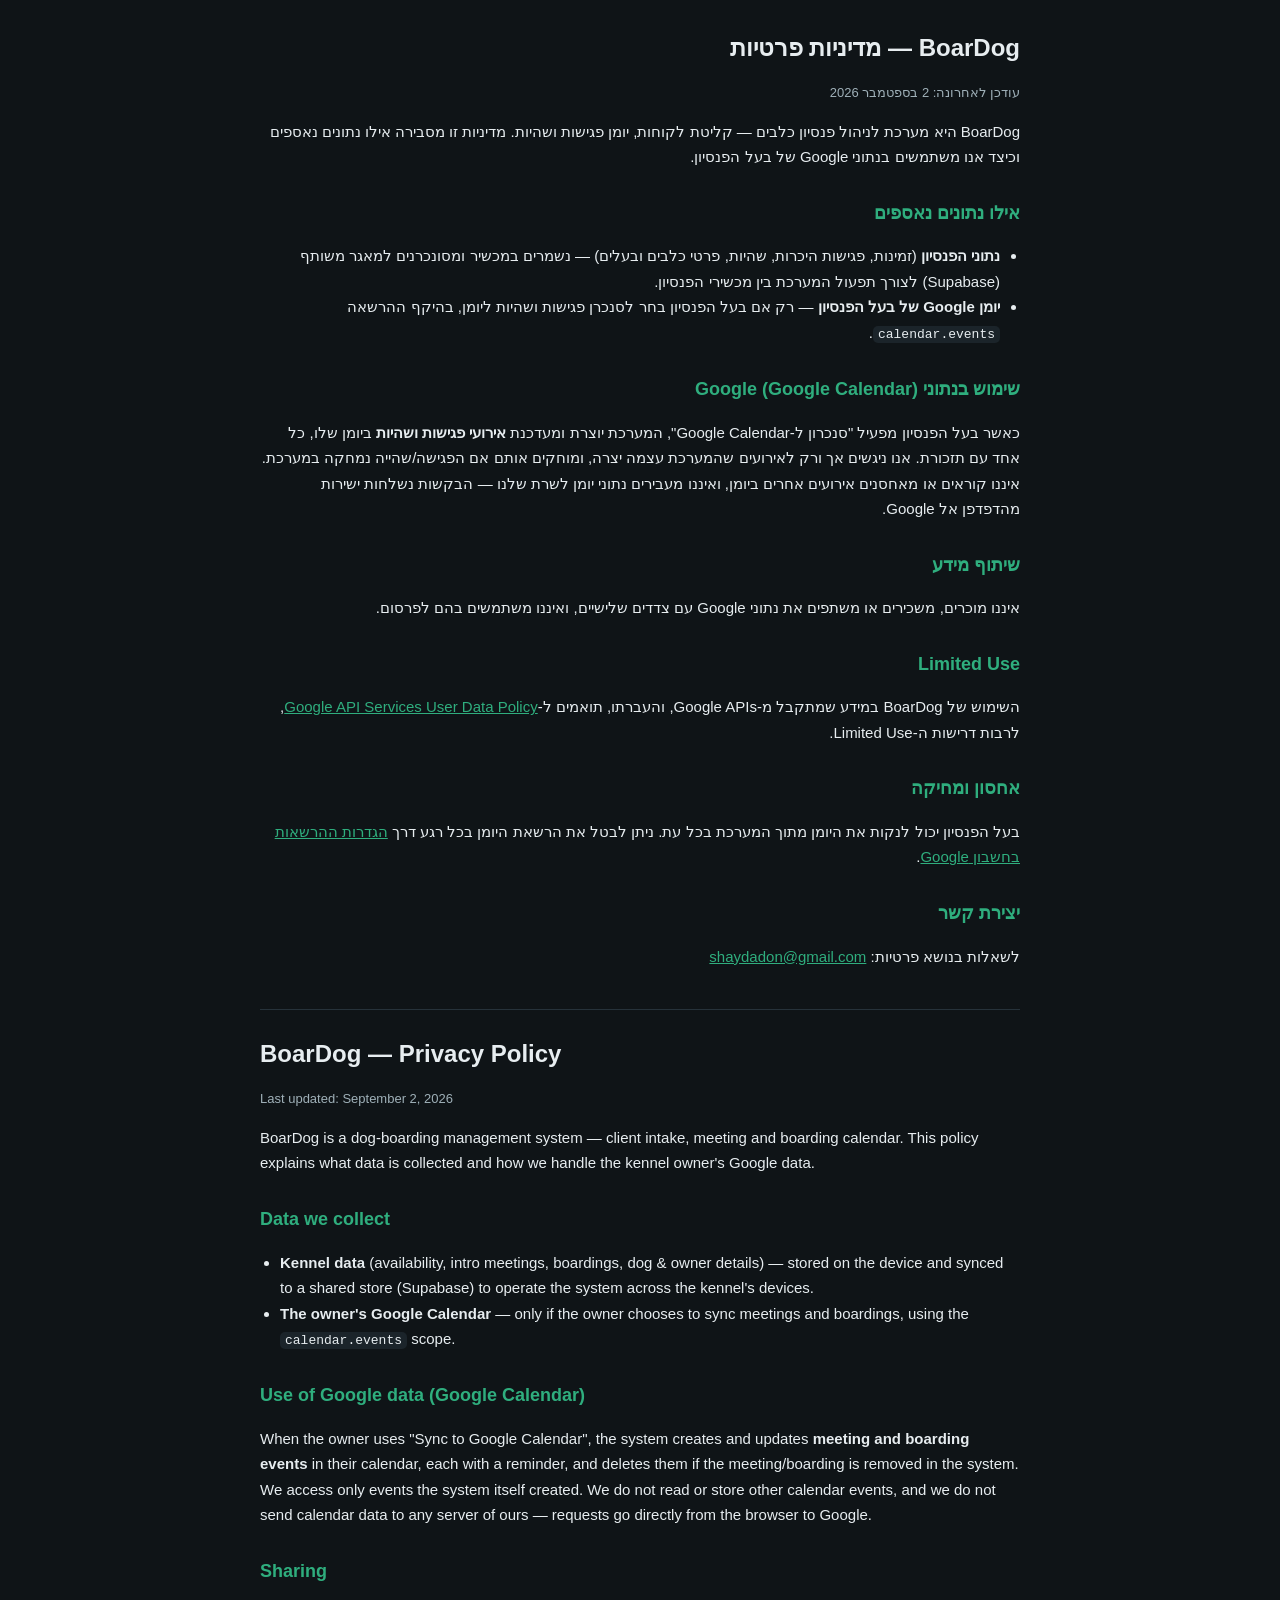
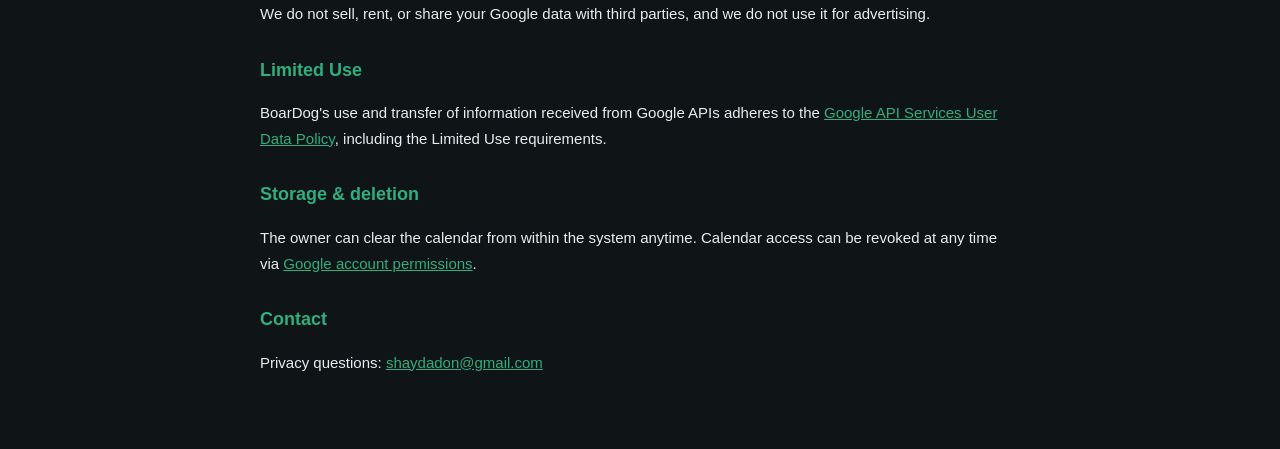
<file: privacy.html>
<!DOCTYPE html>
<html lang="he" dir="rtl">
<head>
<meta charset="utf-8" />
<meta name="viewport" content="width=device-width, initial-scale=1" />
<title>BoarDog — מדיניות פרטיות / Privacy Policy</title>
<style>
  :root { color-scheme: light dark; }
  body { margin: 0; background: #0f1417; color: #e7edf0; font: 15px/1.7 -apple-system, "Segoe UI", Roboto, Arial, sans-serif; }
  .wrap { max-width: 760px; margin: 0 auto; padding: 28px 20px 60px; }
  h1 { font-size: 24px; margin: 0 0 4px; }
  h2 { font-size: 18px; margin: 28px 0 8px; color: #2fae7e; }
  .muted { color: #9fb0b8; font-size: 13px; }
  a { color: #2fae7e; }
  .en { direction: ltr; text-align: left; border-top: 1px solid #26323a; margin-top: 40px; padding-top: 24px; }
  ul { padding-inline-start: 20px; }
  code { background: #1b242a; padding: 1px 5px; border-radius: 5px; font-size: 13px; }
</style>
</head>
<body>
<div class="wrap">
  <h1>BoarDog — מדיניות פרטיות</h1>
  <p class="muted">עודכן לאחרונה: 2 בספטמבר 2026</p>

  <p>BoarDog היא מערכת לניהול פנסיון כלבים — קליטת לקוחות, יומן פגישות ושהיות. מדיניות זו מסבירה אילו נתונים נאספים וכיצד אנו משתמשים בנתוני Google של בעל הפנסיון.</p>

  <h2>אילו נתונים נאספים</h2>
  <ul>
    <li><b>נתוני הפנסיון</b> (זמינות, פגישות היכרות, שהיות, פרטי כלבים ובעלים) — נשמרים במכשיר ומסונכרנים למאגר משותף (Supabase) לצורך תפעול המערכת בין מכשירי הפנסיון.</li>
    <li><b>יומן Google של בעל הפנסיון</b> — רק אם בעל הפנסיון בחר לסנכרן פגישות ושהיות ליומן, בהיקף ההרשאה <code>calendar.events</code>.</li>
  </ul>

  <h2>שימוש בנתוני Google (Google Calendar)</h2>
  <p>כאשר בעל הפנסיון מפעיל "סנכרון ל-Google Calendar", המערכת יוצרת ומעדכנת <b>אירועי פגישות ושהיות</b> ביומן שלו, כל אחד עם תזכורת. אנו ניגשים אך ורק לאירועים שהמערכת עצמה יצרה, ומוחקים אותם אם הפגישה/שהייה נמחקה במערכת. איננו קוראים או מאחסנים אירועים אחרים ביומן, ואיננו מעבירים נתוני יומן לשרת שלנו — הבקשות נשלחות ישירות מהדפדפן אל Google.</p>

  <h2>שיתוף מידע</h2>
  <p>איננו מוכרים, משכירים או משתפים את נתוני Google עם צדדים שלישיים, ואיננו משתמשים בהם לפרסום.</p>

  <h2>Limited Use</h2>
  <p>השימוש של BoarDog במידע שמתקבל מ-Google APIs, והעברתו, תואמים ל-<a href="https://developers.google.com/terms/api-services-user-data-policy" target="_blank" rel="noopener">Google API Services User Data Policy</a>, לרבות דרישות ה-Limited Use.</p>

  <h2>אחסון ומחיקה</h2>
  <p>בעל הפנסיון יכול לנקות את היומן מתוך המערכת בכל עת. ניתן לבטל את הרשאת היומן בכל רגע דרך <a href="https://myaccount.google.com/permissions" target="_blank" rel="noopener">הגדרות ההרשאות בחשבון Google</a>.</p>

  <h2>יצירת קשר</h2>
  <p>לשאלות בנושא פרטיות: <a href="mailto:shaydadon@gmail.com">shaydadon@gmail.com</a></p>

  <div class="en" lang="en">
    <h1>BoarDog — Privacy Policy</h1>
    <p class="muted">Last updated: September 2, 2026</p>
    <p>BoarDog is a dog-boarding management system — client intake, meeting and boarding calendar. This policy explains what data is collected and how we handle the kennel owner's Google data.</p>

    <h2>Data we collect</h2>
    <ul>
      <li><b>Kennel data</b> (availability, intro meetings, boardings, dog &amp; owner details) — stored on the device and synced to a shared store (Supabase) to operate the system across the kennel's devices.</li>
      <li><b>The owner's Google Calendar</b> — only if the owner chooses to sync meetings and boardings, using the <code>calendar.events</code> scope.</li>
    </ul>

    <h2>Use of Google data (Google Calendar)</h2>
    <p>When the owner uses "Sync to Google Calendar", the system creates and updates <b>meeting and boarding events</b> in their calendar, each with a reminder, and deletes them if the meeting/boarding is removed in the system. We access only events the system itself created. We do not read or store other calendar events, and we do not send calendar data to any server of ours — requests go directly from the browser to Google.</p>

    <h2>Sharing</h2>
    <p>We do not sell, rent, or share your Google data with third parties, and we do not use it for advertising.</p>

    <h2>Limited Use</h2>
    <p>BoarDog's use and transfer of information received from Google APIs adheres to the <a href="https://developers.google.com/terms/api-services-user-data-policy" target="_blank" rel="noopener">Google API Services User Data Policy</a>, including the Limited Use requirements.</p>

    <h2>Storage &amp; deletion</h2>
    <p>The owner can clear the calendar from within the system anytime. Calendar access can be revoked at any time via <a href="https://myaccount.google.com/permissions" target="_blank" rel="noopener">Google account permissions</a>.</p>

    <h2>Contact</h2>
    <p>Privacy questions: <a href="mailto:shaydadon@gmail.com">shaydadon@gmail.com</a></p>
  </div>
</div>
</body>
</html>
</file>
